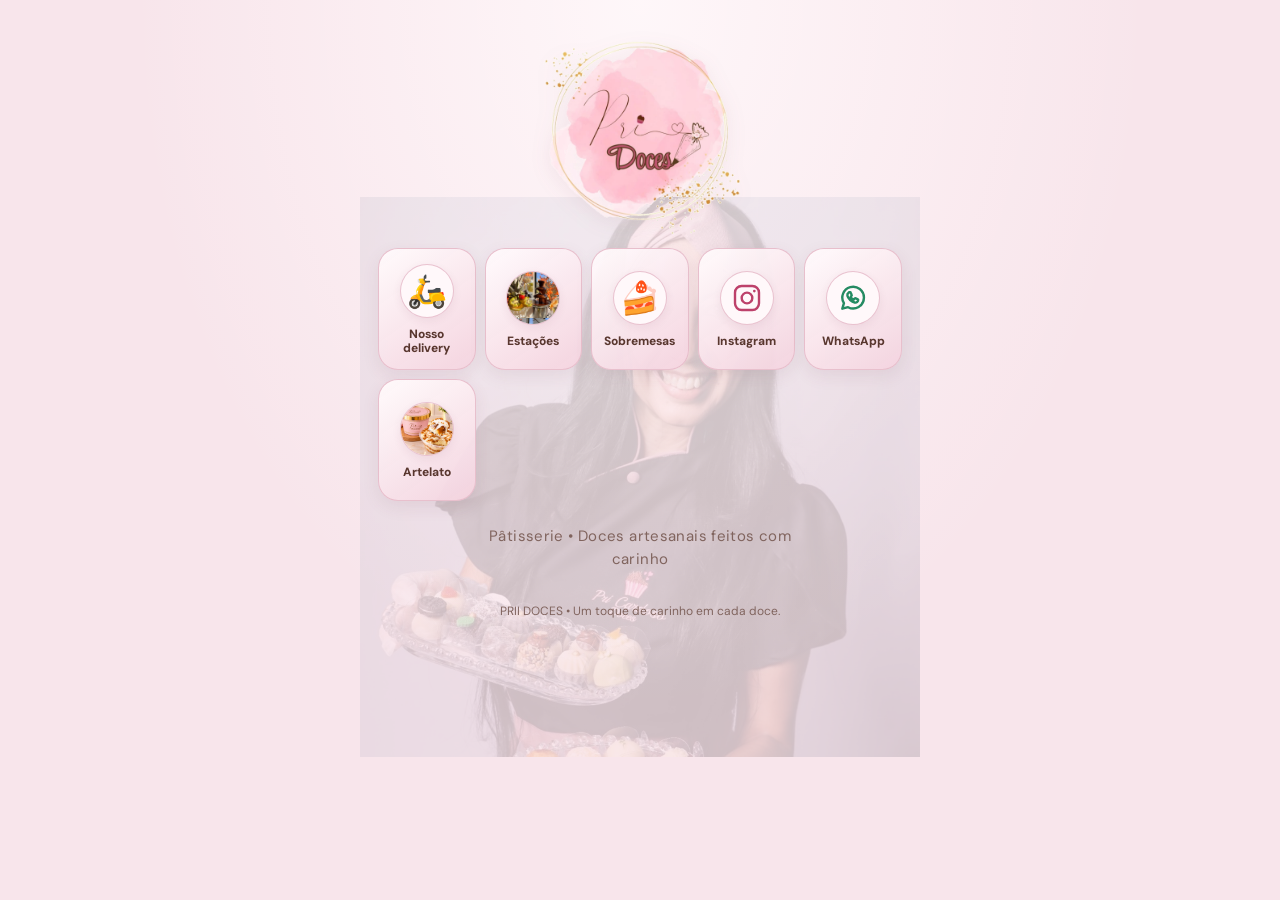
<file: index.html>
<!DOCTYPE html>
<html lang="pt-BR">
<head>
  <meta charset="UTF-8">
  <meta name="viewport" content="width=device-width, initial-scale=1.0, viewport-fit=cover">
  <meta name="theme-color" content="#f8dfe7">
  <meta name="description" content="PRII DOCES — encomendas, estações e sobremesas artesanais feitas com carinho.">
  <title>PRII DOCES | Links oficiais</title>

  <!-- Fontes da identidade visual da PRII DOCES. -->
  <link rel="preconnect" href="https://fonts.googleapis.com">
  <link rel="preconnect" href="https://fonts.gstatic.com" crossorigin>
  <link href="https://fonts.googleapis.com/css2?family=DM+Sans:wght@400;500;600;700;800&family=Playfair+Display:wght@600;700;800&display=swap" rel="stylesheet">

  <!-- O estilo fica separado para facilitar futuras edições. -->
  <link rel="stylesheet" href="css/index.css">
</head>
<body>
  <main class="link-page" id="inicio">
    <!-- Logo da marca: aparece no topo, sem o mockup de celular. -->
    <header class="store-header">
      <img class="brand-logo" src="assets/logo-prii-doces.png" alt="Logo da PRII DOCES">

      <!-- Atalhos principais, posicionados logo abaixo da marca. -->
      <nav class="icon-links" aria-label="Atalhos da PRII DOCES">
        <!-- 1. Cardápio e delivery. -->
        <a class="icon-link" href="cardapio.html" aria-label="Nosso delivery">
          <span class="icon-art delivery-art" aria-hidden="true">🛵</span>
          <span class="icon-label">Nosso<br>delivery</span>
        </a>

        <!-- 2. A foto do fondue identifica a página de estações. -->
        <a class="icon-link" href="estacoes.html" aria-label="Estações">
          <span class="icon-art photo-art">
            <img src="assets/estacao-fondue.jpeg" alt="" aria-hidden="true">
          </span>
          <span class="icon-label">Estações</span>
        </a>

        <!-- 3. Atalho para a categoria de sobremesas. -->
        <a class="icon-link" href="cardapio.html?categoria=Sobremesas#cardapio" aria-label="Sobremesas">
          <span class="icon-art dessert-art" aria-hidden="true">🍰</span>
          <span class="icon-label">Sobremesas</span>
        </a>

        <!-- 4. Instagram oficial. -->
        <a class="icon-link" href="https://www.instagram.com/priicardosodoces?igsh=MTE0YnF0MHFzcXJ6Ng==" target="_blank" rel="noopener noreferrer" aria-label="Siga o Instagram">
          <span class="icon-art instagram-art" aria-hidden="true">
            <svg viewBox="0 0 24 24" focusable="false">
              <rect x="3" y="3" width="18" height="18" rx="5"></rect>
              <circle cx="12" cy="12" r="4"></circle>
              <circle class="instagram-dot" cx="17.5" cy="6.8" r="1"></circle>
            </svg>
          </span>
          <span class="icon-label">Instagram</span>
        </a>

        <!-- 5. WhatsApp oficial da loja. -->
        <a class="icon-link" href="https://wa.me/5522999609681" target="_blank" rel="noopener noreferrer" aria-label="Nosso WhatsApp">
          <span class="icon-art whatsapp-art" aria-hidden="true">
            <svg viewBox="0 0 24 24" focusable="false">
              <path d="M20.2 11.8a8.1 8.1 0 0 1-11.9 7.1L4 20l1.2-4.1a8.1 8.1 0 1 1 15-4.1Z"></path>
              <path d="M8.7 8.1c.2-.5.5-.5.8-.5h.4c.2 0 .3.1.4.4l.7 1.7c.1.2.1.4-.1.6l-.5.6c-.2.2-.2.4 0 .6.4.7 1 1.3 1.7 1.7.2.1.4.1.6-.1l.7-.8c.2-.2.4-.2.6-.1l1.6.8c.2.1.3.2.3.4 0 .3-.2 1.1-.7 1.5-.5.5-1.2.7-1.9.5-1-.2-2.2-.8-3.4-1.9-1.1-1-1.9-2.3-2.1-3.2-.2-.9.2-1.7.9-2.2Z"></path>
            </svg>
          </span>
          <span class="icon-label">WhatsApp</span>
        </a>

        <!-- 6. Nova área Artelato, posicionada no espaço livre da grade. -->
        <a class="icon-link artelato-link" href="artelato.html" aria-label="Conheça o Artelato">
          <span class="icon-art photo-art">
            <img src="assets/artelato.jpeg" alt="" aria-hidden="true">
          </span>
          <span class="icon-label">Artelato</span>
        </a>
      </nav>
<p class="store-description">Pâtisserie • Doces artesanais feitos com carinho</p>
    </header>

    <footer class="page-footer">
      <p>PRII DOCES <span aria-hidden="true">•</span> Um toque de carinho em cada doce.</p>
    </footer>
  </main>
</body>
</html>
</file>
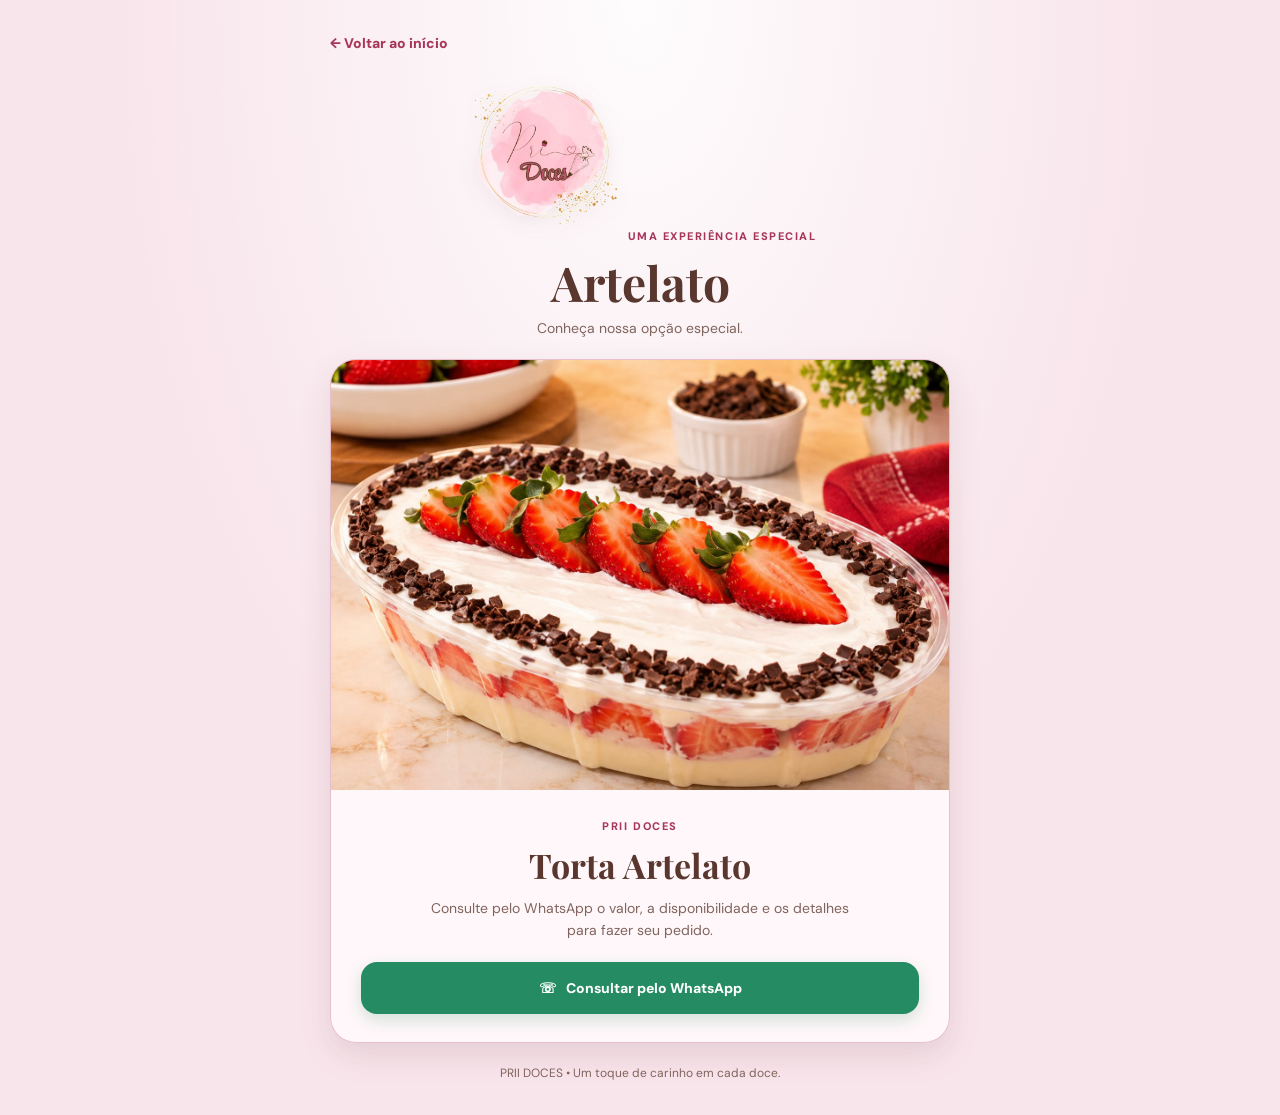
<file: artelato.html>
<!DOCTYPE html>
<html lang="pt-BR">
<head>
  <meta charset="UTF-8">
  <meta name="viewport" content="width=device-width, initial-scale=1.0">
  <meta name="theme-color" content="#f8dfe7">
  <meta name="description" content="Conheça a Torta Artelato da PRII DOCES.">
  <title>Artelato | PRII DOCES</title>
  <link rel="preconnect" href="https://fonts.googleapis.com">
  <link rel="preconnect" href="https://fonts.gstatic.com" crossorigin>
  <link href="https://fonts.googleapis.com/css2?family=DM+Sans:wght@400;500;600;700;800&family=Playfair+Display:wght@600;700;800&display=swap" rel="stylesheet">
  <link rel="stylesheet" href="css/artelato.css">
</head>
<body>
  <main class="artelato-page">
    <a class="back-link" href="index.html">← Voltar ao início</a>

    <header class="artelato-header">
      <img src="assets/logo-prii-doces.png" alt="Logo PRII DOCES">
      <span class="eyebrow">UMA EXPERIÊNCIA ESPECIAL</span>
      <h1>Artelato</h1>
      <p>Conheça nossa opção especial.</p>
    </header>

    <section class="product-card" aria-labelledby="torta-title">
      <img class="product-photo" src="assets/torta-artelato.jpeg" alt="Torta Artelato da PRII DOCES">
      <div class="product-content">
        <span class="product-label">PRII DOCES</span>
        <h2 id="torta-title">Torta Artelato</h2>
        <p>Consulte pelo WhatsApp o valor, a disponibilidade e os detalhes para fazer seu pedido.</p>
        <a class="whatsapp-button" href="https://wa.me/5522999609681?text=Ol%C3%A1!%20Gostaria%20de%20saber%20mais%20sobre%20a%20Torta%20Artelato." target="_blank" rel="noopener noreferrer">
          <span aria-hidden="true">☏</span> Consultar pelo WhatsApp
        </a>
      </div>
    </section>

    <footer>PRII DOCES <span aria-hidden="true">•</span> Um toque de carinho em cada doce.</footer>
  </main>
</body>
</html>
</file>
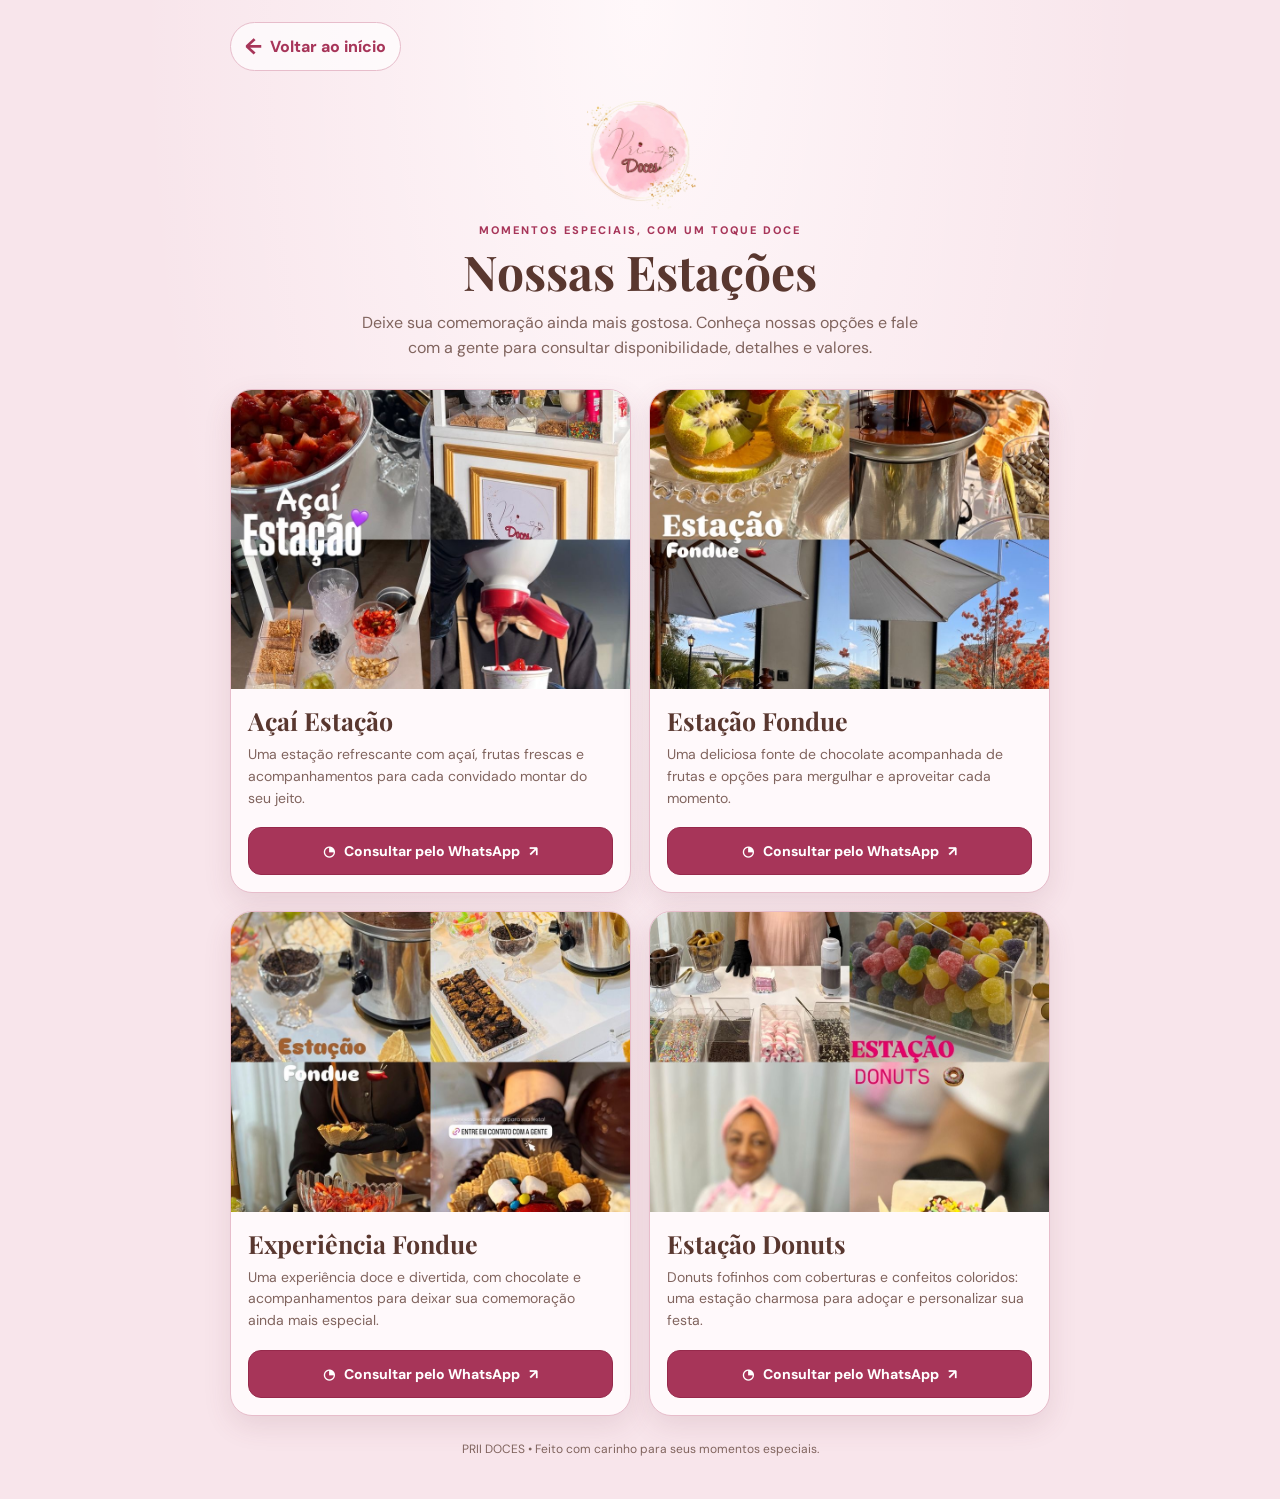
<file: estacoes.html>
<!DOCTYPE html>
<html lang="pt-BR">
<head>
  <meta charset="UTF-8">
  <meta name="viewport" content="width=device-width, initial-scale=1.0, viewport-fit=cover">
  <meta name="theme-color" content="#f8dfe7">
  <meta name="description" content="Conheça as estações de açaí, fondue e donuts da PRII DOCES. Consulte disponibilidade pelo WhatsApp.">
  <title>PRII DOCES | Nossas Estações</title>
  <link rel="preconnect" href="https://fonts.googleapis.com">
  <link rel="preconnect" href="https://fonts.gstatic.com" crossorigin>
  <link href="https://fonts.googleapis.com/css2?family=DM+Sans:wght@400;500;600;700;800&family=Playfair+Display:wght@600;700;800&display=swap" rel="stylesheet">
  <link rel="stylesheet" href="css/estacoes.css">
</head>
<body>
  <main class="stations-page">
    <!-- Voltar leva à página inicial sem alterar o cardápio existente. -->
    <a class="back-link" href="index.html"><span aria-hidden="true">←</span> Voltar ao início</a>
    <header class="stations-header">
      <img src="assets/logo-prii-doces.png" alt="Logo PRII DOCES" class="stations-logo">
      <p class="eyebrow">MOMENTOS ESPECIAIS, COM UM TOQUE DOCE</p>
      <h1>Nossas Estações</h1>
      <p class="intro">Deixe sua comemoração ainda mais gostosa. Conheça nossas opções e fale com a gente para consultar disponibilidade, detalhes e valores.</p>
    </header>
    <section class="stations-grid" aria-label="Estações disponíveis">
      <!-- Estação: Açaí Estação. Edite o texto e a foto nesta seção se necessário. -->
      <article class="station-card">
        <img class="station-image" src="assets/estacao-acai.jpeg" alt="Açaí Estação da PRII DOCES" loading="lazy">
        <div class="station-content">
          <h2>Açaí Estação</h2>
          <p>Uma estação refrescante com açaí, frutas frescas e acompanhamentos para cada convidado montar do seu jeito.</p>
          <a class="whatsapp-button" href="https://wa.me/5522999609681?text=Ol%C3%A1%21%20%F0%9F%92%97%20Gostaria%20de%20saber%20mais%20sobre%20a%20Esta%C3%A7%C3%A3o%20de%20A%C3%A7a%C3%AD%20da%20PRII%20DOCES%2C%20consultar%20a%20disponibilidade%20para%20a%20data%20do%20meu%20evento%20e%20receber%20os%20valores.%20%F0%9F%8D%93" target="_blank" rel="noopener noreferrer">
            <span aria-hidden="true">◔</span> Consultar pelo WhatsApp <span aria-hidden="true">↗</span>
          </a>
        </div>
      </article>
      <!-- Estação: Estação Fondue. Edite o texto e a foto nesta seção se necessário. -->
      <article class="station-card">
        <img class="station-image" src="assets/estacao-fondue.jpeg" alt="Estação Fondue da PRII DOCES" loading="lazy">
        <div class="station-content">
          <h2>Estação Fondue</h2>
          <p>Uma deliciosa fonte de chocolate acompanhada de frutas e opções para mergulhar e aproveitar cada momento.</p>
          <a class="whatsapp-button" href="https://wa.me/5522999609681?text=Ol%C3%A1%21%20%F0%9F%8D%AB%F0%9F%92%97%20Gostaria%20de%20consultar%20a%20disponibilidade%20da%20Esta%C3%A7%C3%A3o%20Fondue%20da%20PRII%20DOCES%20para%20a%20data%20do%20meu%20evento%20e%20receber%20detalhes%20e%20valores.%20Obrigada%21" target="_blank" rel="noopener noreferrer">
            <span aria-hidden="true">◔</span> Consultar pelo WhatsApp <span aria-hidden="true">↗</span>
          </a>
        </div>
      </article>
      <!-- Estação: Experiência Fondue. Edite o texto e a foto nesta seção se necessário. -->
      <article class="station-card">
        <img class="station-image" src="assets/estacao-fondue-experiencia.jpeg" alt="Experiência Fondue da PRII DOCES" loading="lazy">
        <div class="station-content">
          <h2>Experiência Fondue</h2>
          <p>Uma experiência doce e divertida, com chocolate e acompanhamentos para deixar sua comemoração ainda mais especial.</p>
          <a class="whatsapp-button" href="https://wa.me/5522999609681?text=Ol%C3%A1%21%20%E2%9C%A8%20Vi%20a%20Experi%C3%AAncia%20Fondue%20da%20PRII%20DOCES%20e%20gostaria%20de%20saber%20se%20est%C3%A1%20dispon%C3%ADvel%20para%20a%20data%20do%20meu%20evento.%20Poderiam%20me%20enviar%20as%20op%C3%A7%C3%B5es%20e%20os%20valores%2C%20por%20favor%3F%20%F0%9F%8D%93%F0%9F%8D%AB" target="_blank" rel="noopener noreferrer">
            <span aria-hidden="true">◔</span> Consultar pelo WhatsApp <span aria-hidden="true">↗</span>
          </a>
        </div>
      </article>
      <!-- Estação: Estação Donuts. Edite o texto e a foto nesta seção se necessário. -->
      <article class="station-card">
        <img class="station-image" src="assets/estacao-donuts.jpeg" alt="Estação Donuts da PRII DOCES" loading="lazy">
        <div class="station-content">
          <h2>Estação Donuts</h2>
          <p>Donuts fofinhos com coberturas e confeitos coloridos: uma estação charmosa para adoçar e personalizar sua festa.</p>
          <a class="whatsapp-button" href="https://wa.me/5522999609681?text=Ol%C3%A1%21%20%F0%9F%8D%A9%F0%9F%92%97%20Gostaria%20de%20saber%20mais%20sobre%20a%20Esta%C3%A7%C3%A3o%20Donuts%20da%20PRII%20DOCES%2C%20consultar%20a%20disponibilidade%20para%20a%20data%20do%20meu%20evento%20e%20receber%20os%20valores.%20Obrigada%21" target="_blank" rel="noopener noreferrer">
            <span aria-hidden="true">◔</span> Consultar pelo WhatsApp <span aria-hidden="true">↗</span>
          </a>
        </div>
      </article>
    </section>
    <footer class="stations-footer">PRII DOCES <span aria-hidden="true">•</span> Feito com carinho para seus momentos especiais.</footer>
  </main>
</body>
</html>
</file>
<file: css/index.css>
/* =====================================================================
   PRII DOCES — PÁGINA INICIAL
   Arquivo: css/index.css

   GUIA RÁPIDO
   01. Paleta e fundo rosa ............ :root / body
   02. Logo e apresentação ............ .store-header / .brand-logo
   03. Atalhos com ícones ............. .icon-links / .icon-link
   04. Foto da Priscila ................ fundo transparente
   05. Rodapé e adaptação mobile ....... .page-footer / media queries
   ===================================================================== */

/* 01. Cores principais: rosa claro com detalhes em marrom. */
:root {
  --pink-page: #f8e5eb;
  --pink-light: #fff8fa;
  --pink-card: #f5d8e2;
  --pink-border: #e7bdcb;
  --pink-deep: #a73559;
  --brown-text: #59372f;
  --brown-muted: #80645e;
  --white: #fffdfd;
  --shadow: 0 10px 28px rgba(112, 54, 73, 0.12);
}

* { box-sizing: border-box; }
html { min-height: 100%; scroll-behavior: smooth; }
body {
  position: relative;
  isolation: isolate;
  min-height: 100vh;
  margin: 0;
  padding: 22px 16px 28px;
  color: var(--brown-text);
  background:
    radial-gradient(ellipse at 50% 0%, rgba(255, 248, 250, 0.95) 0%, transparent 56%),
    var(--pink-page);
  font-family: "DM Sans", Arial, sans-serif;
}


/* Foto da Priscila como fundo suave: não bloqueia cliques nos atalhos. */
body::before {
  content: "";
  position: fixed;
  inset: 0;
  z-index: -1;
  pointer-events: none;
  background-image: url("../assets/perfil.jpg");
  background-repeat: no-repeat;
  background-position: center 58%;
  background-size: min(100vw, 560px) auto;
  opacity: 0.17;
}

/* Mantém todo o conteúdo acima da foto de fundo. */
.link-page {
  position: relative;
  z-index: 1;
}

a { color: inherit; text-decoration: none; }
img { display: block; max-width: 100%; }

/* 02. Cabeçalho: logo da marca no alto e texto centralizado. */
.link-page { width: min(100%, 540px); margin: 0 auto; }
.store-header {
  display: flex;
  flex-direction: column;
  align-items: center;
  text-align: center;
  padding: 0 8px 8px;
}
.brand-logo {
  width: clamp(150px, 44vw, 218px);
  height: auto;
  aspect-ratio: 1 / 1;
  object-fit: contain;
  margin: 0 auto 8px;
  filter: drop-shadow(0 5px 10px rgba(112, 54, 73, 0.08));
}

/* 03. Cinco atalhos grandes, distribuídos em grade para facilitar o toque. */
.icon-links {
  display: grid;
  grid-template-columns: repeat(3, minmax(0, 1fr));
  gap: 12px 10px;
  width: 100%;
  margin: 0 0 24px;
}
.icon-link {
  min-width: 0;
  min-height: 118px;
  display: flex;
  flex-direction: column;
  align-items: center;
  justify-content: center;
  gap: 9px;
  padding: 12px 7px 11px;
  border: 1px solid rgba(231, 189, 203, 0.95);
  border-radius: 22px;
  background: linear-gradient(145deg, rgba(255, 251, 252, 0.96), rgba(244, 211, 223, 0.94));
  box-shadow: 0 6px 17px rgba(112, 54, 73, 0.09);
  transition: transform 0.16s ease, box-shadow 0.16s ease, border-color 0.16s ease;
  -webkit-tap-highlight-color: transparent;
}
.icon-link:hover,
.icon-link:focus-visible {
  border-color: #d89aaf;
  box-shadow: 0 9px 20px rgba(112, 54, 73, 0.14);
  outline: none;
}
.icon-link:active { transform: scale(0.97); }

/* Área circular de cada ícone. */
.icon-art {
  display: grid;
  place-items: center;
  flex: 0 0 58px;
  width: 58px;
  height: 58px;
  overflow: hidden;
  color: var(--pink-deep);
  background: #fff8fa;
  border: 1px solid rgba(231, 189, 203, 0.9);
  border-radius: 50%;
  box-shadow: 0 3px 8px rgba(112, 54, 73, 0.08);
}
.delivery-art, .dessert-art { font-size: 32px; }
.photo-art img { width: 100%; height: 100%; object-fit: cover; object-position: center 52%; }
.instagram-art svg, .whatsapp-art svg {
  width: 32px;
  height: 32px;
  fill: none;
  stroke: currentColor;
  stroke-width: 1.8;
  stroke-linecap: round;
  stroke-linejoin: round;
}
.instagram-art { color: #bd416b; }
.instagram-art .instagram-dot { fill: currentColor; stroke: none; }
.whatsapp-art { color: #258b63; }
.icon-label {
  display: block;
  max-width: 100%;
  color: var(--brown-text);
  font-size: 13px;
  font-weight: 800;
  line-height: 1.2;
  overflow-wrap: anywhere;
}

/* 04. A foto da Priscila agora aparece suavemente no fundo da página. */
.store-description {
  max-width: 360px;
  margin: 0 auto;
  color: var(--brown-muted);
  font-size: 15px;
  line-height: 1.55;
  letter-spacing: 0.025em;
}

/* 05. Rodapé discreto e ajustes para telas menores. */
.page-footer {
  padding: 22px 8px 4px;
  color: var(--brown-muted);
  font-size: 12px;
  line-height: 1.5;
  text-align: center;
}
.page-footer p { margin: 0; }

@media (min-width: 480px) {
  .icon-links { grid-template-columns: repeat(5, minmax(0, 1fr)); gap: 9px; }
  .icon-link { min-height: 122px; padding-inline: 5px; border-radius: 20px; }
  .icon-art { width: 54px; height: 54px; flex-basis: 54px; }
  .icon-label { font-size: 12px; }
}

@media (max-width: 360px) {
  body { padding: 16px 11px 22px; }
  .brand-logo { width: 150px; }
  .icon-links { gap: 9px 7px; }
  .icon-link { min-height: 108px; padding: 9px 4px; border-radius: 18px; }
  .icon-art { width: 52px; height: 52px; flex-basis: 52px; }
  .icon-label { font-size: 12px; }
}

@media (prefers-reduced-motion: reduce) {
  *, *::before, *::after { scroll-behavior: auto !important; transition-duration: 0.01ms !important; }
}
</file>
<file: css/artelato.css>
/* =========================================================
   PRII DOCES | PÁGINA ARTELATO
   Visual independente para a área especial Artelato.
   ========================================================= */

:root {
  --pink-page: #f8e5eb;
  --pink-card: #fff8fa;
  --pink-border: #e7bdcb;
  --pink-deep: #a73559;
  --brown-text: #59372f;
  --brown-muted: #80645e;
  --shadow: 0 12px 32px rgba(112, 54, 73, 0.13);
}

* { box-sizing: border-box; }
html { min-height: 100%; }
body {
  min-height: 100vh;
  margin: 0;
  padding: 22px 16px 30px;
  color: var(--brown-text);
  background:
    radial-gradient(ellipse at 50% 0%, rgba(255,255,255,.9), transparent 58%),
    var(--pink-page);
  font-family: "DM Sans", Arial, sans-serif;
}
.artelato-page { width: min(100%, 620px); margin: 0 auto; }
.back-link {
  display: inline-flex;
  align-items: center;
  min-height: 42px;
  color: var(--pink-deep);
  font-size: 14px;
  font-weight: 800;
  text-decoration: none;
}
.artelato-header { padding: 8px 12px 22px; text-align: center; }
.artelato-header img {
  width: clamp(112px, 30vw, 160px);
  aspect-ratio: 1;
  object-fit: contain;
  margin: 0 auto 8px;
  filter: drop-shadow(0 5px 10px rgba(112,54,73,.08));
}
.eyebrow, .product-label {
  color: var(--pink-deep);
  font-size: 11px;
  font-weight: 800;
  letter-spacing: .14em;
}
.artelato-header h1 {
  margin: 5px 0;
  color: var(--brown-text);
  font-family: "Playfair Display", Georgia, serif;
  font-size: clamp(34px, 8vw, 48px);
}
.artelato-header p { margin: 0; color: var(--brown-muted); font-size: 14px; }
.product-card {
  overflow: hidden;
  border: 1px solid rgba(231,189,203,.95);
  border-radius: 26px;
  background: rgba(255,248,250,.94);
  box-shadow: var(--shadow);
}
.product-photo {
  display: block;
  width: 100%;
  max-height: 430px;
  aspect-ratio: 1.25 / 1;
  object-fit: cover;
  object-position: center;
}
.product-content { padding: 24px clamp(18px, 5vw, 30px) 28px; text-align: center; }
.product-content h2 {
  margin: 7px 0 9px;
  font-family: "Playfair Display", Georgia, serif;
  font-size: clamp(25px, 6vw, 34px);
}
.product-content p {
  max-width: 430px;
  margin: 0 auto 20px;
  color: var(--brown-muted);
  font-size: 14px;
  line-height: 1.6;
}
.whatsapp-button {
  display: inline-flex;
  align-items: center;
  justify-content: center;
  gap: 9px;
  width: 100%;
  min-height: 52px;
  padding: 12px 18px;
  border-radius: 16px;
  color: white;
  background: #258b63;
  box-shadow: 0 6px 16px rgba(37,139,99,.2);
  font-size: 14px;
  font-weight: 800;
  text-decoration: none;
  transition: transform .16s ease, filter .16s ease;
}
.whatsapp-button:hover { filter: brightness(1.05); }
.whatsapp-button:active { transform: scale(.98); }
.artelato-page footer {
  padding: 22px 8px 4px;
  color: var(--brown-muted);
  font-size: 12px;
  text-align: center;
}
@media (max-width: 380px) {
  body { padding: 14px 12px 24px; }
  .product-card { border-radius: 21px; }
  .product-photo { aspect-ratio: 1.1 / 1; }
}
</file>
<file: css/estacoes.css>
/* =====================================================================
   PRII DOCES — PÁGINA EXCLUSIVA DE ESTAÇÕES
   Arquivo: css/estacoes.css
   Edite aqui as cores, cartões, fotos e botões de contato.
   ===================================================================== */
:root {
  --pink-page: #f8e5eb;
  --pink-light: #fff9fb;
  --pink-card: #f4d9e2;
  --pink-border: #e7bdcb;
  --pink-deep: #a73559;
  --brown-text: #59372f;
  --brown-muted: #80645e;
  --shadow: 0 10px 28px rgba(112, 54, 73, 0.12);
}
* { box-sizing: border-box; }
html { min-height: 100%; scroll-behavior: smooth; }
body {
  min-height: 100vh; margin: 0; padding: 22px 16px 34px;
  color: var(--brown-text);
  background: radial-gradient(ellipse at 50% 0%, #fff8fa 0%, transparent 55%), var(--pink-page);
  font-family: "DM Sans", Arial, sans-serif;
}
a { color: inherit; text-decoration: none; }
img { display: block; max-width: 100%; }
.stations-page { width: min(100%, 820px); margin: 0 auto; }
.back-link {
  display: inline-flex; align-items: center; gap: 8px; min-height: 44px;
  padding: 9px 14px; color: var(--pink-deep); background: rgba(255,255,255,.7);
  border: 1px solid var(--pink-border); border-radius: 999px; font-weight: 800;
}
.back-link span { font-size: 22px; }
.stations-header { display: flex; flex-direction: column; align-items: center; text-align: center; padding: 20px 12px 28px; }
.stations-logo { width: min(230px, 65%); max-height: 120px; object-fit: contain; margin-bottom: 12px; }
.eyebrow { margin: 0 0 8px; color: var(--pink-deep); font-size: 11px; font-weight: 800; letter-spacing: .18em; }
h1 { margin: 0; font-family: "Playfair Display", Georgia, serif; font-size: clamp(32px, 7vw, 48px); line-height: 1.1; }
.intro { max-width: 590px; margin: 12px 0 0; color: var(--brown-muted); font-size: 16px; line-height: 1.6; }
.stations-grid { display: grid; grid-template-columns: repeat(2, minmax(0, 1fr)); gap: 18px; }
.station-card { min-width: 0; overflow: hidden; background: var(--pink-light); border: 1px solid var(--pink-border); border-radius: 22px; box-shadow: var(--shadow); }
.station-image { width: 100%; aspect-ratio: 4 / 3; object-fit: cover; background: var(--pink-card); }
.station-content { display: flex; flex-direction: column; align-items: flex-start; padding: 17px; height: calc(100% - auto); }
.station-content h2 { margin: 0 0 8px; font-family: "Playfair Display", Georgia, serif; font-size: clamp(20px, 3vw, 25px); line-height: 1.2; }
.station-content p { margin: 0 0 18px; color: var(--brown-muted); font-size: 14px; line-height: 1.55; }
.whatsapp-button { display: flex; align-items: center; justify-content: center; gap: 9px; width: 100%; min-height: 48px; margin-top: auto; padding: 11px 12px; color: #fff; background: var(--pink-deep); border: 1px solid #96294b; border-radius: 13px; font-size: 14px; font-weight: 800; text-align: center; transition: background .15s ease, transform .15s ease; }
.whatsapp-button:hover, .whatsapp-button:focus-visible { background: #8f2948; outline: 3px solid #edc0d0; outline-offset: 2px; }
.whatsapp-button:active { transform: scale(.985); }
.stations-footer { padding: 25px 10px 8px; color: var(--brown-muted); font-size: 12px; text-align: center; }
@media (max-width: 560px) {
  body { padding: 16px 12px 28px; }
  .stations-grid { grid-template-columns: 1fr; gap: 16px; }
  .station-image { aspect-ratio: 5 / 3; }
  .stations-header { padding: 17px 8px 22px; }
  .intro { font-size: 15px; }
  .station-content { padding: 16px; }
}
@media (prefers-reduced-motion: reduce) { *, *::before, *::after { scroll-behavior: auto !important; transition-duration: .01ms !important; } }
</file>
